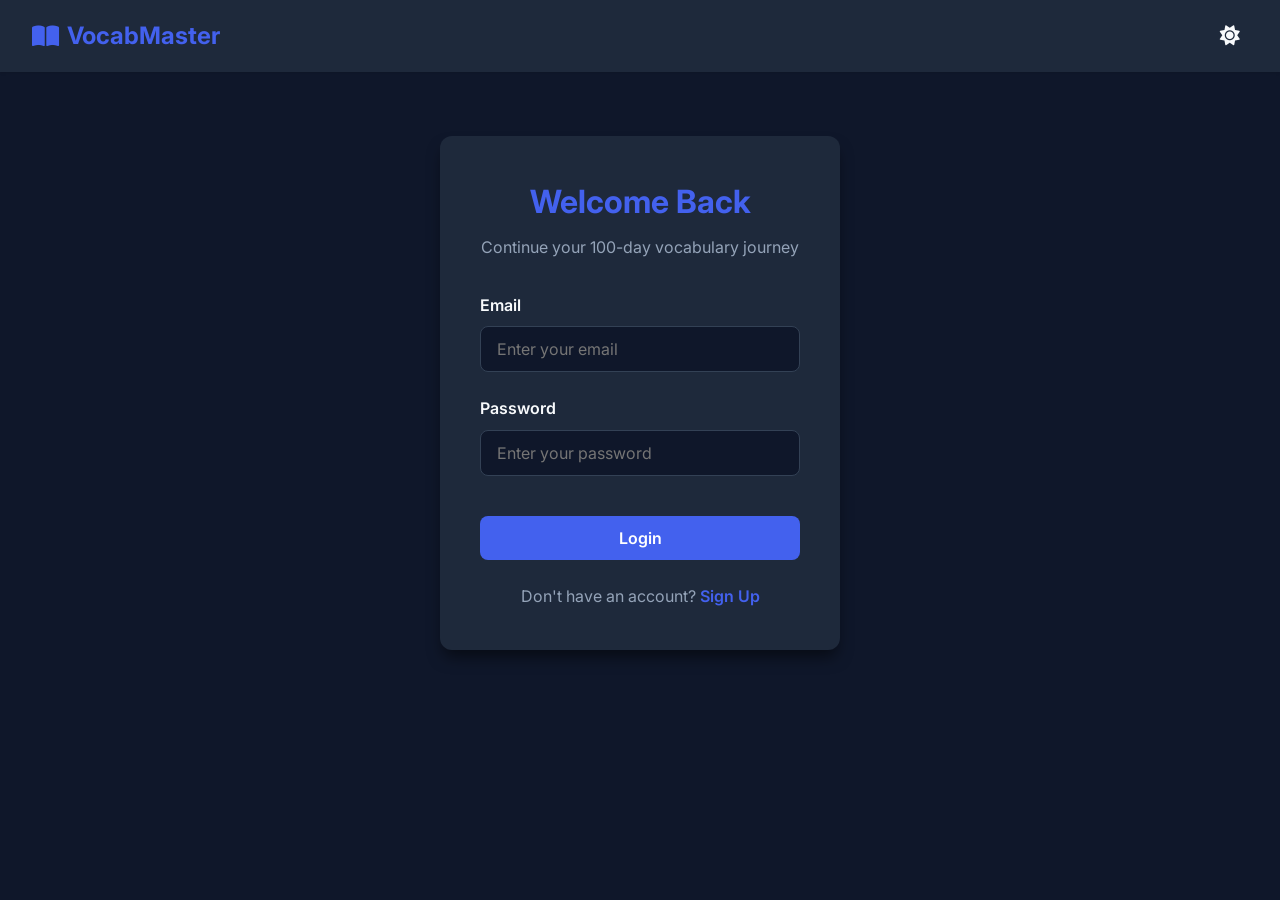
<file: index.html>
<!DOCTYPE html>
<html lang="en">
<head>
    <meta charset="UTF-8">
    <meta name="viewport" content="width=device-width, initial-scale=1.0">
    <title>VocabMaster - 100 Days Plan</title>
    <meta name="description" content="Improve English vocabulary through a structured 100-day plan.">
    <link rel="stylesheet" href="style.css">
    <link href="https://fonts.googleapis.com/css2?family=Inter:wght@300;400;600;700&display=swap" rel="stylesheet">
    <!-- FontAwesome for icons -->
    <link rel="stylesheet" href="https://cdnjs.cloudflare.com/ajax/libs/font-awesome/6.4.0/css/all.min.css">
</head>
<body>
    <header>
        <div class="logo"><i class="fa-solid fa-book-open"></i> VocabMaster</div>
        <div class="header-controls">
            <button id="themeToggle" class="icon-btn" aria-label="Toggle Dark Mode" title="Toggle Dark Mode">
                <i class="fa-solid fa-moon"></i>
            </button>
        </div>
    </header>

    <main id="app">

        <!-- Revision View -->
        <section id="revisionView" class="view hidden-view">
            <div class="view-header">
                <h2>Revision: Day <span id="revisionDayNum"></span> Words</h2>
                <button class="btn-cancel" onclick="app.goToDashboard()">Exit</button>
            </div>
            <div class="revision-content">
                <p class="section-desc">Before learning new words, quickly review what you learned yesterday.</p>
                <div class="revision-grid" id="revisionGrid">
                    <!-- Words for revision shown here -->
                </div>
            </div>
            <div style="text-align: center; margin-top: 2rem;">
                <button class="btn-primary" id="btnStartToday" style="font-size: 1.25rem;">Start Today's Lesson <i class="fa-solid fa-arrow-right"></i></button>
            </div>
        </section>

        <!-- Learning View -->
        <section id="learningView" class="view hidden-view">
            <div class="view-header">
                <h2>Day <span id="learningDayNum"></span>: Vocabulary</h2>
                <span class="step-indicator" id="wordProgressIndicator">1 / 5</span>
                <button class="btn-cancel" onclick="app.goToDashboard()">Quit</button>
            </div>
            <div class="word-card-container">
                <div class="word-card" id="wordCard">
                    <!-- Dynamic Word Details -->
                </div>
            </div>
            <div class="navigation-buttons">
                <button class="btn-secondary" id="btnPrevWord" disabled><i class="fa-solid fa-arrow-left"></i> Previous</button>
                <button class="btn-primary" id="btnNextWord">Next <i class="fa-solid fa-arrow-right"></i></button>
            </div>
        </section>

        <!-- Quiz View -->
        <section id="quizView" class="view hidden-view">
            <div class="view-header">
                <h2>Day <span id="quizDayNum"></span>: Quiz</h2>
                <span class="step-indicator" id="quizProgressIndicator">1 / 7</span>
                <button class="btn-cancel" onclick="app.goToDashboard()">Quit</button>
            </div>
            <div class="quiz-container">
                <div class="quiz-card" id="quizCard">
                    <!-- Dynamic Quiz Detail -->
                </div>
            </div>
            <div class="navigation-buttons" id="quizNavButtons">
                <button class="btn-primary" id="btnSubmitQuizAnswer" style="margin-left:auto;">Submit Answer</button>
                <button class="btn-primary" id="btnNextQuizQuestion" style="display:none; margin-left:auto;">Next Question <i class="fa-solid fa-arrow-right"></i></button>
            </div>
        </section>

        <!-- Result View -->
        <section id="resultView" class="view hidden-view">
            <div class="result-card" id="resultCard">
                <h1 id="resultTitle">Result</h1>
                <div class="score-circle" id="scoreCircle">
                    <span id="scoreText">0%</span>
                </div>
                <p id="resultMessage" style="font-size: 1.25rem; font-weight: 600; margin-bottom: 1rem;"></p>
                <div class="review-answers" id="reviewAnswers">
                    <!-- Mistake explanations etc -->
                </div>
                <button class="btn-primary" id="btnResultAction">Continue</button>
            </div>
        </section>
    </main>

    <script src="auth.js"></script>
    <script src="gamification.js"></script>
    <script src="script.js"></script>
</body>
</html>
</file>
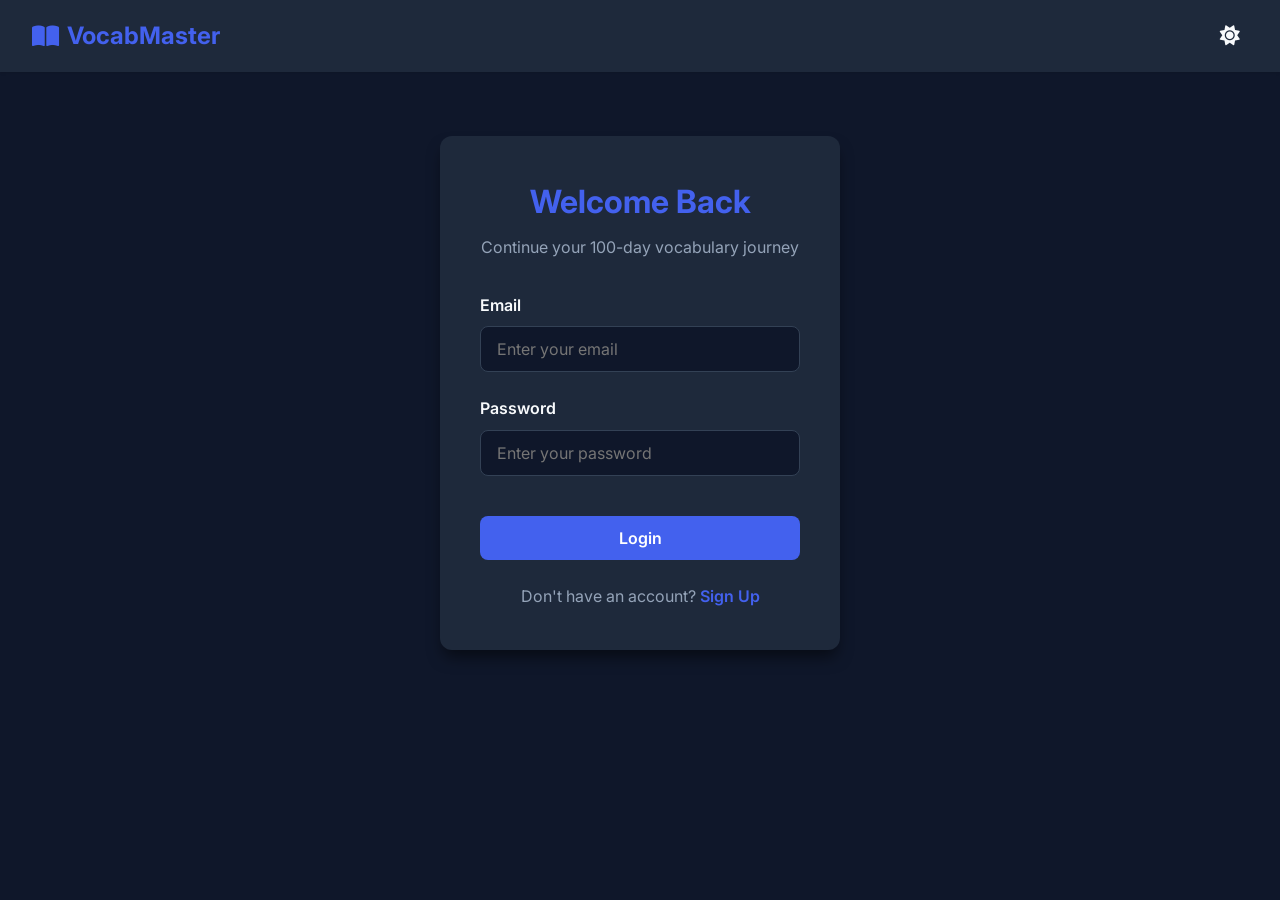
<file: dashboard.html>
<!DOCTYPE html>
<html lang="en">
<head>
    <meta charset="UTF-8">
    <meta name="viewport" content="width=device-width, initial-scale=1.0">
    <title>VocabMaster - Dashboard</title>
    <meta name="description" content="Your 100-day vocabulary progress.">
    <link rel="stylesheet" href="style.css">
    <link href="https://fonts.googleapis.com/css2?family=Inter:wght@300;400;600;700&display=swap" rel="stylesheet">
    <link rel="stylesheet" href="https://cdnjs.cloudflare.com/ajax/libs/font-awesome/6.4.0/css/all.min.css">
</head>
<body>
    <header>
        <div class="logo"><i class="fa-solid fa-book-open"></i> VocabMaster</div>
        <div class="user-profile-controls">
            <button id="themeToggle" class="icon-btn" aria-label="Toggle Dark Mode" title="Toggle Dark Mode">
                <i class="fa-solid fa-moon"></i>
            </button>
            <button id="btnLogout" class="btn-primary btn-logout"><i class="fa-solid fa-right-from-bracket"></i> Logout</button>
        </div>
    </header>

    <main id="app">
        <!-- Advanced Dashboard View -->
        <section id="dashboardView" class="view active-view">
            
            <!-- Gamified User Profile -->
            <div class="user-profile-banner" style="display: flex; gap: 2rem; background: var(--surface-color); padding: 2rem; border-radius: 12px; box-shadow: var(--card-shadow); margin-bottom: 2rem; align-items: center; flex-wrap: wrap;">
                <div class="level-badge" style="text-align: center;">
                    <div style="width: 100px; height: 100px; border-radius: 50%; background: linear-gradient(135deg, var(--primary-color), #4dabf7); color: white; display: flex; align-items: center; justify-content: center; font-size: 2.5rem; font-weight: bold; border: 4px solid var(--surface-color); box-shadow: 0 4px 10px rgba(0,0,0,0.1); margin: 0 auto; transition: transform 0.3s;" id="levelBadgeAnim">
                        <span id="playerLevelBadge">1</span>
                    </div>
                    <div style="font-weight: 600; margin-top: 0.5rem; color: var(--primary-color);">LEVEL</div>
                </div>
                <div class="user-stats" style="flex: 1; min-width: 250px;">
                    <h1 id="userGreeting" style="margin-bottom: 0.5rem; font-size: 2rem;">Welcome, User</h1>
                    
                    <div class="xp-container" style="margin-bottom: 1.5rem;">
                        <div style="display: flex; justify-content: space-between; margin-bottom: 0.25rem;">
                            <span style="font-weight: 600; color: var(--text-light);">Experience (XP)</span>
                            <span id="xpText" style="font-weight: 600; color: var(--primary-color);">0 / 100 XP</span>
                        </div>
                        <div class="progress-bar-bg" style="height: 16px;">
                            <div class="progress-bar" id="xpProgressBar" style="width: 0%; background: linear-gradient(90deg, #fca311, #ffb703);"></div>
                        </div>
                    </div>

                    <div style="display: flex; gap: 1rem; flex-wrap: wrap;">
                        <div style="display: flex; align-items: center; gap: 0.5rem; background: rgba(252, 163, 17, 0.1); padding: 0.5rem 1rem; border-radius: 20px; color: var(--warning-color); font-weight: 600;">
                            <i class="fa-solid fa-fire"></i> <span id="streakCount">0 Day Streak</span>
                        </div>
                        <div style="display: flex; align-items: center; gap: 0.5rem; background: rgba(56, 176, 0, 0.1); padding: 0.5rem 1rem; border-radius: 20px; color: var(--success-color); font-weight: 600;">
                            <i class="fa-solid fa-trophy"></i> <span id="badgeCount">0 Badges Earned</span>
                        </div>
                        <div style="display: flex; align-items: center; gap: 0.5rem; background: rgba(67, 97, 238, 0.1); padding: 0.5rem 1rem; border-radius: 20px; color: var(--primary-color); font-weight: 600;">
                            <i class="fa-solid fa-calendar-check"></i> <span id="statDaysCompleted">0 Days Done</span>
                        </div>
                    </div>
                </div>
            </div>

            <!-- Badges Room -->
            <div class="badges-section" style="margin-bottom: 2rem;">
                <h3><i class="fa-solid fa-award"></i> Achievement Badges</h3>
                <div class="badges-container" id="badgesContainer" style="display: flex; gap: 1rem; flex-wrap: wrap; margin-top: 1rem; padding: 1.5rem; background: var(--surface-color); border-radius: 12px; box-shadow: var(--card-shadow); min-height: 100px; align-items: center;">
                    <p style="color: var(--text-light); font-style: italic;" id="noBadgesText">No badges earned yet. Keep learning to unlock!</p>
                </div>
            </div>

            <div class="hero" style="padding: 1.5rem; margin-bottom: 2rem;">
                <div style="display: flex; justify-content: space-between; align-items: center; margin-bottom: 0.5rem;">
                    <h2 style="font-size: 1.25rem;">Overall Progress</h2>
                    <span id="progressText" style="font-weight: 600; color: var(--primary-color);">0%</span>
                </div>
                <div class="progress-bar-bg" style="margin-bottom: 0;">
                    <div class="progress-bar" id="overallProgressBar" style="width: 0%;"></div>
                </div>
            </div>

            <!-- Recent Activity -->
            <div class="activity-section" style="margin-bottom: 2rem;">
                <h3><i class="fa-solid fa-clock-rotate-left"></i> Recent Activity</h3>
                <ul class="activity-list" id="recentActivityList">
                    <li class="activity-item" style="color: var(--text-light);">No activity yet. Complete your first day!</li>
                </ul>
            </div>
            
            <!-- Milestone Tests -->
            <div class="milestones-section" style="margin-bottom: 2rem;">
                <h3><i class="fa-solid fa-medal"></i> Milestone Tests</h3>
                <div class="milestones-grid" id="milestonesGrid" style="display: grid; grid-template-columns: repeat(auto-fill, minmax(280px, 1fr)); gap: 1rem;">
                    <!-- Dynamically populated milestone cards -->
                </div>
            </div>
            
            <h3 style="margin-bottom: 1rem; color: var(--text-color);">Learning Roadmap</h3>
            <div class="roadmap-grid" id="roadmapGrid">
                <!-- Dynamically populated day cards -->
            </div>
        </section>
    </main>

    <script src="auth.js"></script>
    <script src="gamification.js"></script>
    <script src="dashboard.js"></script>
</body>
</html>
</file>
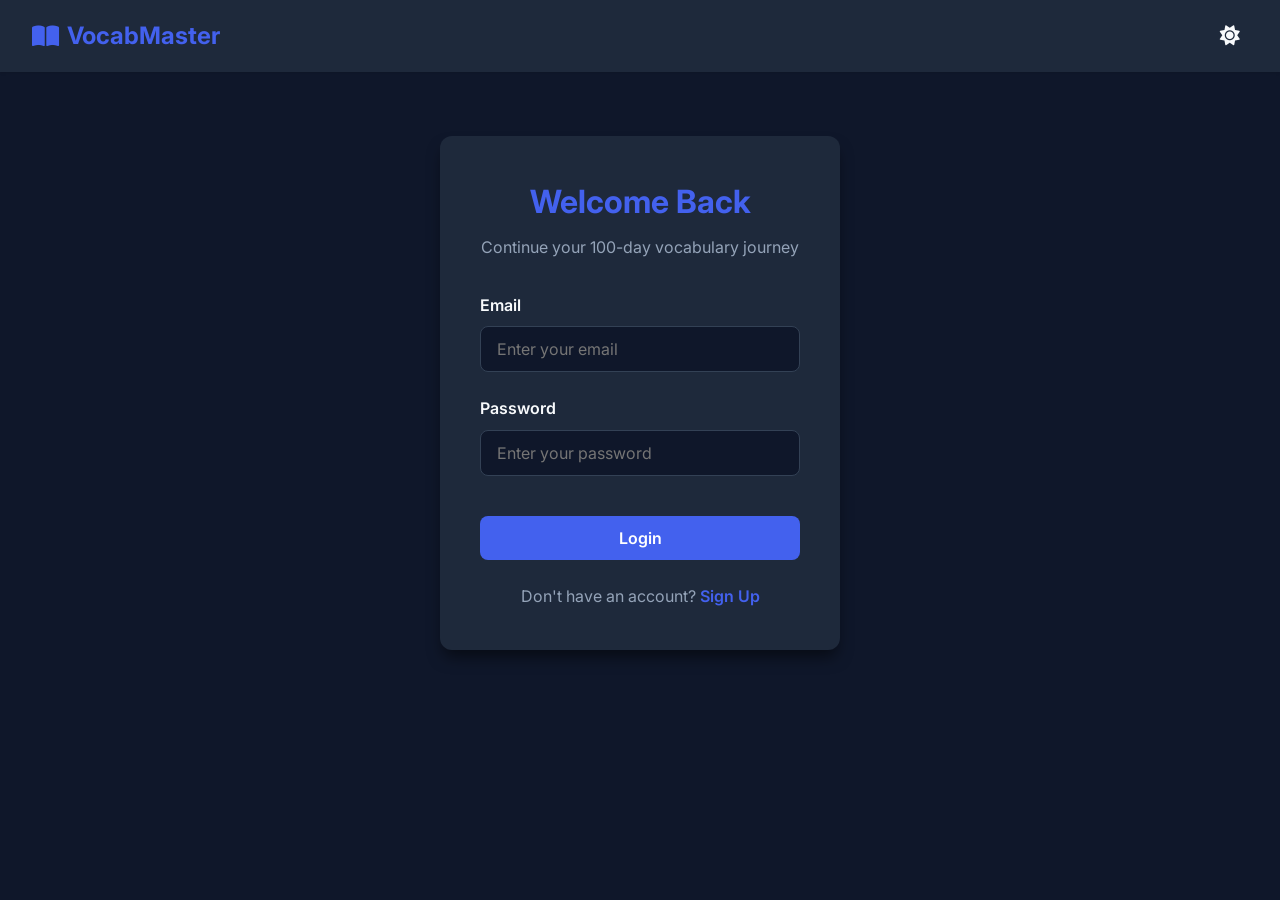
<file: login.html>
<!DOCTYPE html>
<html lang="en">
<head>
    <meta charset="UTF-8">
    <meta name="viewport" content="width=device-width, initial-scale=1.0">
    <title>VocabMaster - Login</title>
    <meta name="description" content="Login to your VocabMaster account.">
    <link rel="stylesheet" href="style.css">
    <link href="https://fonts.googleapis.com/css2?family=Inter:wght@300;400;600;700&display=swap" rel="stylesheet">
    <link rel="stylesheet" href="https://cdnjs.cloudflare.com/ajax/libs/font-awesome/6.4.0/css/all.min.css">
</head>
<body>
    <header>
        <div class="logo"><i class="fa-solid fa-book-open"></i> VocabMaster</div>
        <div class="header-controls">
            <button id="themeToggle" class="icon-btn" aria-label="Toggle Dark Mode" title="Toggle Dark Mode">
                <i class="fa-solid fa-moon"></i>
            </button>
        </div>
    </header>

    <main>
        <div class="auth-container">
            <h2>Welcome Back</h2>
            <p class="subtitle">Continue your 100-day vocabulary journey</p>

            <div id="loginError" class="error-message"></div>

            <form id="loginForm">
                <div class="form-group">
                    <label for="email">Email</label>
                    <input type="email" id="email" required placeholder="Enter your email">
                </div>
                <div class="form-group">
                    <label for="password">Password</label>
                    <input type="password" id="password" required placeholder="Enter your password">
                </div>
                <button type="submit" class="btn-primary auth-btn">Login</button>
            </form>

            <div class="auth-links">
                <p>Don't have an account? <a href="signup.html">Sign Up</a></p>
            </div>
        </div>
    </main>

    <script src="auth.js"></script>
    <script>
        // Init theme
        const savedTheme = localStorage.getItem('vocabTheme') || 'dark';
        if (savedTheme === 'dark') {
            document.documentElement.setAttribute('data-theme', 'dark');
            document.getElementById('themeToggle').innerHTML = '<i class="fa-solid fa-sun"></i>';
        }
        document.getElementById('themeToggle').addEventListener('click', () => {
            const currentTheme = document.documentElement.getAttribute('data-theme') === 'dark' ? 'light' : 'dark';
            if (currentTheme === 'dark') {
                document.documentElement.setAttribute('data-theme', 'dark');
                document.getElementById('themeToggle').innerHTML = '<i class="fa-solid fa-sun"></i>';
            } else {
                document.documentElement.removeAttribute('data-theme');
                document.getElementById('themeToggle').innerHTML = '<i class="fa-solid fa-moon"></i>';
            }
            localStorage.setItem('vocabTheme', currentTheme);
        });

        // Require Guest
        auth.requireGuest();

        document.getElementById('loginForm').addEventListener('submit', (e) => {
            e.preventDefault();
            const email = document.getElementById('email').value.trim();
            const password = document.getElementById('password').value;

            const res = auth.login(email, password);
            if (res.success) {
                window.location.href = 'dashboard.html';
            } else {
                const errorBox = document.getElementById('loginError');
                errorBox.innerText = res.message;
                errorBox.style.display = 'block';
            }
        });
    </script>
</body>
</html>
</file>
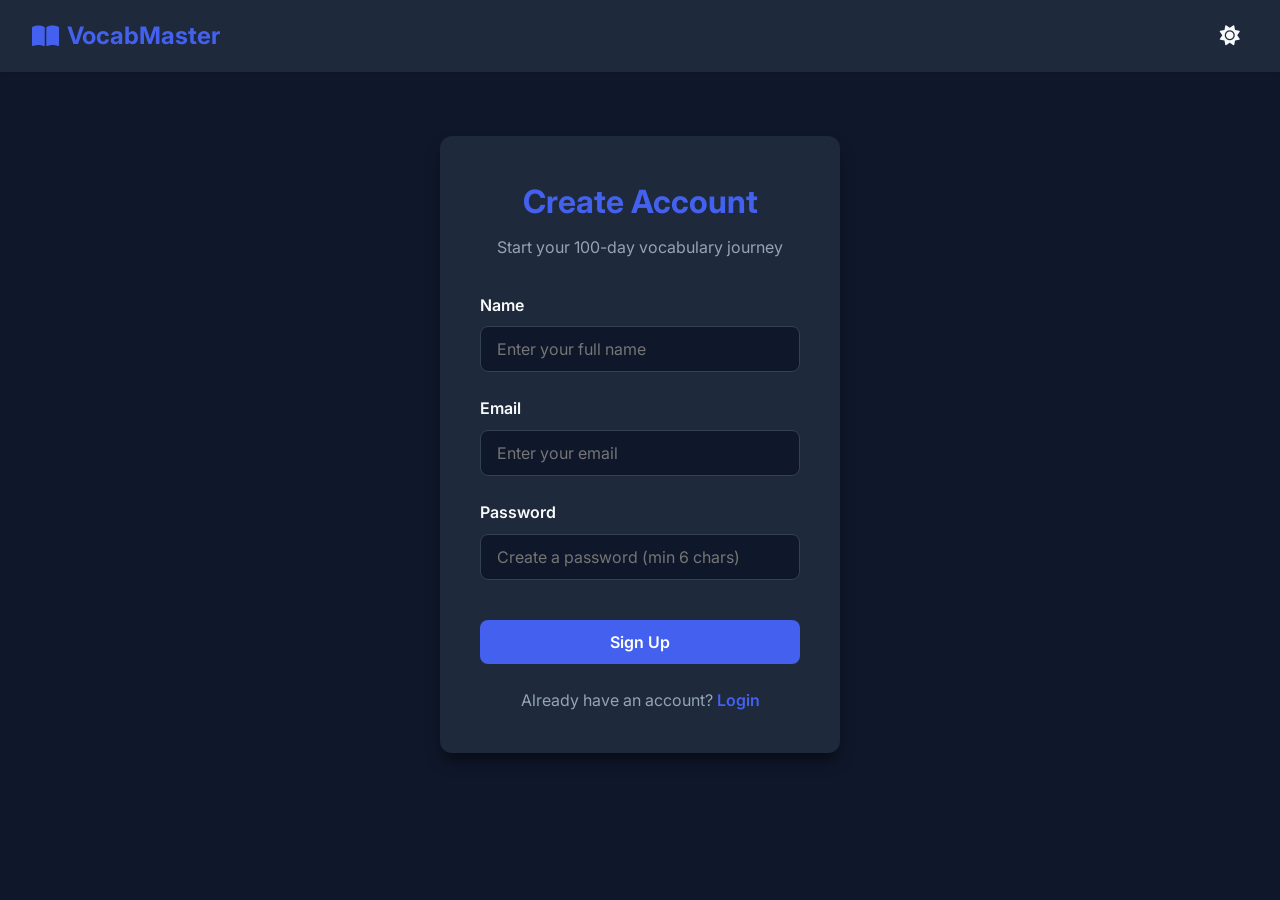
<file: signup.html>
<!DOCTYPE html>
<html lang="en">
<head>
    <meta charset="UTF-8">
    <meta name="viewport" content="width=device-width, initial-scale=1.0">
    <title>VocabMaster - Sign Up</title>
    <meta name="description" content="Create a new VocabMaster account.">
    <link rel="stylesheet" href="style.css">
    <link href="https://fonts.googleapis.com/css2?family=Inter:wght@300;400;600;700&display=swap" rel="stylesheet">
    <link rel="stylesheet" href="https://cdnjs.cloudflare.com/ajax/libs/font-awesome/6.4.0/css/all.min.css">
</head>
<body>
    <header>
        <div class="logo"><i class="fa-solid fa-book-open"></i> VocabMaster</div>
        <div class="header-controls">
            <button id="themeToggle" class="icon-btn" aria-label="Toggle Dark Mode" title="Toggle Dark Mode">
                <i class="fa-solid fa-moon"></i>
            </button>
        </div>
    </header>

    <main>
        <div class="auth-container">
            <h2>Create Account</h2>
            <p class="subtitle">Start your 100-day vocabulary journey</p>

            <div id="signupError" class="error-message"></div>

            <form id="signupForm">
                <div class="form-group">
                    <label for="name">Name</label>
                    <input type="text" id="name" required placeholder="Enter your full name">
                </div>
                <div class="form-group">
                    <label for="email">Email</label>
                    <input type="email" id="email" required placeholder="Enter your email">
                </div>
                <div class="form-group">
                    <label for="password">Password</label>
                    <input type="password" id="password" required placeholder="Create a password (min 6 chars)">
                </div>
                <button type="submit" class="btn-primary auth-btn">Sign Up</button>
            </form>

            <div class="auth-links">
                <p>Already have an account? <a href="login.html">Login</a></p>
            </div>
        </div>
    </main>

    <script src="auth.js"></script>
    <script>
        // Init theme
        const savedTheme = localStorage.getItem('vocabTheme') || 'dark';
        if (savedTheme === 'dark') {
            document.documentElement.setAttribute('data-theme', 'dark');
            document.getElementById('themeToggle').innerHTML = '<i class="fa-solid fa-sun"></i>';
        }
        document.getElementById('themeToggle').addEventListener('click', () => {
            const currentTheme = document.documentElement.getAttribute('data-theme') === 'dark' ? 'light' : 'dark';
            if (currentTheme === 'dark') {
                document.documentElement.setAttribute('data-theme', 'dark');
                document.getElementById('themeToggle').innerHTML = '<i class="fa-solid fa-sun"></i>';
            } else {
                document.documentElement.removeAttribute('data-theme');
                document.getElementById('themeToggle').innerHTML = '<i class="fa-solid fa-moon"></i>';
            }
            localStorage.setItem('vocabTheme', currentTheme);
        });

        // Require Guest
        auth.requireGuest();

        document.getElementById('signupForm').addEventListener('submit', (e) => {
            e.preventDefault();
            const name = document.getElementById('name').value.trim();
            const email = document.getElementById('email').value.trim();
            const password = document.getElementById('password').value;

            const res = auth.signup(name, email, password);
            if (res.success) {
                alert('Account created successfully! Please log in.');
                window.location.href = 'login.html';
            } else {
                const errorBox = document.getElementById('signupError');
                errorBox.innerText = res.message;
                errorBox.style.display = 'block';
            }
        });
    </script>
</body>
</html>
</file>
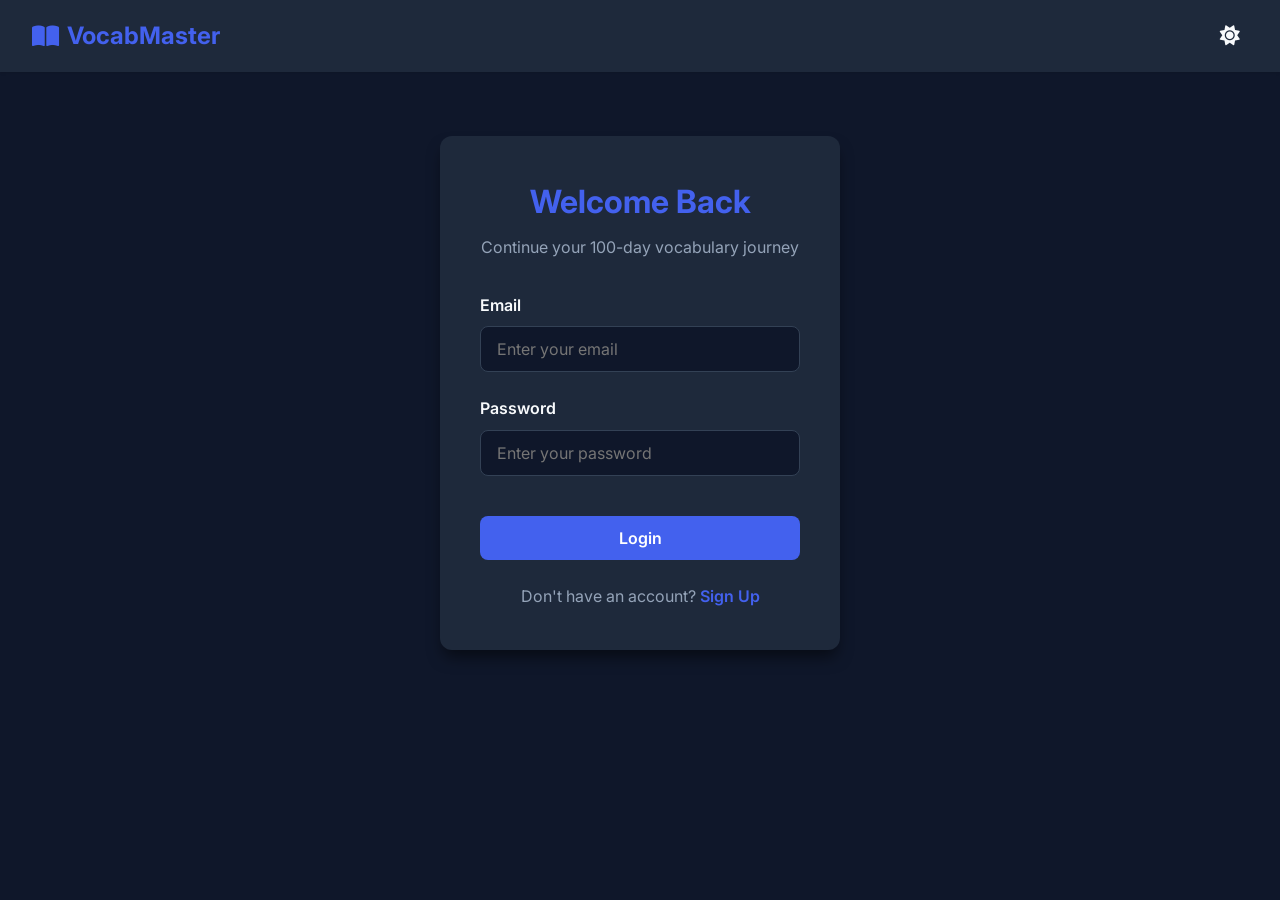
<file: test.html>
<!DOCTYPE html>
<html lang="en">

<head>
    <meta charset="UTF-8">
    <meta name="viewport" content="width=device-width, initial-scale=1.0">
    <title>VocabMaster - Milestone Test</title>
    <link rel="stylesheet" href="style.css">
    <link href="https://fonts.googleapis.com/css2?family=Inter:wght@300;400;600;700&display=swap" rel="stylesheet">
    <link rel="stylesheet" href="https://cdnjs.cloudflare.com/ajax/libs/font-awesome/6.4.0/css/all.min.css">
    <!-- Load Vocab Data first -->
    <script src="script.js"></script>
</head>

<body>
    <header>
        <div class="logo"><i class="fa-solid fa-graduation-cap"></i> Milestone Test</div>
        <div class="user-profile-controls">
            <button id="themeToggle" class="icon-btn" aria-label="Toggle Dark Mode" title="Toggle Dark Mode">
                <i class="fa-solid fa-moon"></i>
            </button>
            <button id="btnDashboard" class="btn-primary" style="background: var(--text-light);"><i
                    class="fa-solid fa-house"></i> Dashboard</button>
        </div>
    </header>

    <main id="testApp">
        <!-- Loading View -->
        <section id="loadingView" class="view active-view" style="text-align: center; padding: 4rem;">
            <h2>Preparing your test...</h2>
        </section>

        <!-- Quiz View -->
        <section id="quizView" class="view hidden-view">
            <div class="quiz-header" style="text-align: center; margin-bottom: 2rem;">
                <h2 id="testTitle">Weekly Test</h2>
                <p id="testSubtitle" style="color: var(--text-light);">Days 1 - 7</p>
                <div class="progress-bar-bg" style="max-width: 600px; margin: 1rem auto; height: 10px;">
                    <div class="progress-bar" id="testProgressBar" style="width: 0%;"></div>
                </div>
                <p style="font-weight: 600;"><span id="testProgressIndicator">1 / 15</span></p>
            </div>

            <div class="quiz-card" id="testCard">
                <!-- Question injected via JS -->
            </div>

            <div class="action-buttons" style="margin-top: 1.5rem;">
                <button id="btnSubmitTestAnswer" class="btn-primary">Submit Answer</button>
                <button id="btnNextTestQuestion" class="btn-primary" style="display: none;">Next Question <i
                        class="fa-solid fa-arrow-right"></i></button>
            </div>
        </section>

        <!-- Result View -->
        <section id="resultView" class="view hidden-view">
            <div class="result-container" style="text-align: center; padding: 2rem;">
                <h1 id="resultTitle">Test Complete!</h1>
                <div id="scoreCircle" class="score-circle"
                    style="width: 150px; height: 150px; margin: 2rem auto; font-size: 2.5rem;">
                    <span id="scoreText">0%</span>
                </div>
                <h2 id="performanceLevel" style="margin-bottom: 1rem; color: var(--primary-color);"></h2>
                <div id="resultMessage" style="font-size: 1.2rem; margin-bottom: 2rem; color: var(--text-light);"></div>

                <button id="btnResultAction" class="btn-primary" style="font-size: 1.1rem; padding: 0.8rem 2rem;">Return
                    to Dashboard</button>

                <div id="reviewAnswers"
                    style="margin-top: 3rem; text-align: left; background: var(--bg-light); padding: 1.5rem; border-radius: 12px;">
                </div>
            </div>
        </section>
    </main>

    <script src="auth.js"></script>
    <script src="test.js"></script>
</body>

</html>
</file>
<file: style.css>
:root {
    --bg-color: #f4f7fb;
    --surface-color: #ffffff;
    --text-color: #2d3748;
    --text-light: #718096;
    --primary-color: #4361ee;
    --primary-hover: #3a56d4;
    --success-color: #38b000;
    --warning-color: #fca311;
    --danger-color: #e63946;
    --card-shadow: 0 10px 15px -3px rgba(0, 0, 0, 0.1), 0 4px 6px -2px rgba(0, 0, 0, 0.05);
    --border-radius: 12px;
    --border-color: #e2e8f0;
}

[data-theme="dark"] {
    --bg-color: #0f172a;
    --surface-color: #1e293b;
    --text-color: #f8fafc;
    --text-light: #94a3b8;
    --border-color: #334155;
    --card-shadow: 0 10px 15px -3px rgba(0, 0, 0, 0.5);
}

* {
    margin: 0;
    padding: 0;
    box-sizing: border-box;
}

body {
    font-family: 'Inter', sans-serif;
    background-color: var(--bg-color);
    color: var(--text-color);
    transition: background-color 0.3s, color 0.3s;
    line-height: 1.6;
}

header {
    display: flex;
    justify-content: space-between;
    align-items: center;
    padding: 1rem 2rem;
    background-color: var(--surface-color);
    box-shadow: 0 1px 3px rgba(0,0,0,0.1);
    position: sticky;
    top: 0;
    z-index: 100;
}

.logo {
    font-size: 1.5rem;
    font-weight: 700;
    color: var(--primary-color);
    display: flex;
    align-items: center;
    gap: 0.5rem;
}

.icon-btn {
    background: none;
    border: none;
    font-size: 1.25rem;
    color: var(--text-color);
    cursor: pointer;
    padding: 0.5rem;
    border-radius: 50%;
    transition: background-color 0.2s;
}

.icon-btn:hover {
    background-color: var(--border-color);
}

/* Base Buttons */
button {
    font-family: inherit;
    cursor: pointer;
    border-radius: 8px;
    font-weight: 600;
    padding: 0.75rem 1.5rem;
    font-size: 1rem;
    transition: all 0.2s ease;
    border: none;
}

.btn-primary {
    background-color: var(--primary-color);
    color: white;
}

.btn-primary:hover {
    background-color: var(--primary-hover);
    transform: translateY(-2px);
}

.btn-primary:disabled {
    background-color: var(--text-light);
    cursor: not-allowed;
    transform: none;
}

.btn-secondary {
    background-color: var(--border-color);
    color: var(--text-color);
}

.btn-secondary:hover:not(:disabled) {
    background-color: #cbd5e1;
}
.btn-secondary:disabled {
    opacity: 0.5;
    cursor: not-allowed;
}

[data-theme="dark"] .btn-secondary:hover:not(:disabled) {
    background-color: #475569;
}

.btn-cancel {
    background: none;
    color: var(--text-light);
}

.btn-cancel:hover {
    color: var(--danger-color);
}

main {
    max-width: 1000px;
    margin: 2rem auto;
    padding: 0 1rem;
}

/* Views */
.view {
    display: none;
    animation: fadeIn 0.4s ease forwards;
}

.view.active-view {
    display: block;
}

@keyframes fadeIn {
    from { opacity: 0; transform: translateY(10px); }
    to { opacity: 1; transform: translateY(0); }
}

/* Dashboard */
.hero {
    text-align: center;
    margin-bottom: 3rem;
    padding: 2.5rem;
    background-color: var(--surface-color);
    border-radius: var(--border-radius);
    box-shadow: var(--card-shadow);
}

.hero h1 {
    font-size: 2.5rem;
    margin-bottom: 0.5rem;
    color: var(--primary-color);
}

.progress-container {
    margin-top: 2rem;
    max-width: 500px;
    margin-left: auto;
    margin-right: auto;
}

.progress-bar-bg {
    height: 12px;
    background-color: var(--border-color);
    border-radius: 6px;
    overflow: hidden;
    margin-bottom: 0.5rem;
}

.progress-bar {
    height: 100%;
    background: linear-gradient(90deg, var(--primary-color), #4dabf7);
    border-radius: 6px;
    transition: width 1s ease-in-out;
}

.roadmap-grid {
    display: grid;
    grid-template-columns: repeat(auto-fill, minmax(110px, 1fr));
    gap: 1.5rem;
    padding: 1rem 0;
}

.day-card {
    background-color: var(--surface-color);
    border-radius: 50%;
    aspect-ratio: 1;
    display: flex;
    flex-direction: column;
    align-items: center;
    justify-content: center;
    box-shadow: var(--card-shadow);
    cursor: pointer;
    transition: transform 0.2s, box-shadow 0.2s, border-color 0.2s;
    border: 4px solid transparent;
    user-select: none;
    color: var(--text-color);
}

.day-card:hover {
    transform: scale(1.05);
    box-shadow: 0 15px 20px -5px rgba(0, 0, 0, 0.1);
}

.day-card.locked {
    opacity: 0.5;
    background-color: var(--border-color);
    cursor: not-allowed;
    border-color: transparent;
}
.day-card.locked:hover {
    transform: none;
    box-shadow: var(--card-shadow);
}

.day-card.unlocked.current {
    border-color: var(--primary-color);
    background-color: rgba(67, 97, 238, 0.05);
}

.day-card.completed {
    border-color: var(--success-color);
    background-color: rgba(56, 176, 0, 0.05);
}

.day-num {
    font-size: 1.5rem;
    font-weight: 700;
}

.day-status {
    font-size: 1rem;
    margin-top: 0.25rem;
}

.day-card.completed .day-status { color: var(--success-color); }
.day-card.locked .day-status { color: var(--text-light); }
.day-card.current .day-status { color: var(--primary-color); }

/* Common View Header */
.view-header {
    display: flex;
    justify-content: space-between;
    align-items: center;
    margin-bottom: 2rem;
}

.step-indicator {
    font-weight: 600;
    color: var(--primary-color);
    background: var(--surface-color);
    padding: 0.5rem 1rem;
    border-radius: 20px;
    box-shadow: var(--card-shadow);
}

/* Word Card */
.word-card, .quiz-card, .result-card {
    background-color: var(--surface-color);
    border-radius: var(--border-radius);
    padding: 2.5rem;
    box-shadow: var(--card-shadow);
    margin-bottom: 2rem;
}

.word-header {
    display: flex;
    justify-content: space-between;
    align-items: center;
    margin-bottom: 1.5rem;
    border-bottom: 2px solid var(--border-color);
    padding-bottom: 1rem;
}

.word-title {
    font-size: 2.5rem;
    color: var(--primary-color);
    font-weight: 700;
}

.btn-audio {
    background-color: rgba(67, 97, 238, 0.1);
    color: var(--primary-color);
    border-radius: 50%;
    width: 50px;
    height: 50px;
    display: flex;
    align-items: center;
    justify-content: center;
    font-size: 1.25rem;
    transition: all 0.2s;
}

.btn-audio:hover {
    background-color: var(--primary-color);
    color: white;
    transform: scale(1.1);
}

.pronunciation {
    font-size: 1.15rem;
    color: var(--text-light);
    font-style: italic;
    margin-bottom: 1.5rem;
}

.meaning-section {
    margin-bottom: 1.5rem;
}

.meaning-en {
    font-size: 1.25rem;
    font-weight: 600;
    margin-bottom: 0.5rem;
}

.meaning-hi {
    font-size: 1.15rem;
    color: var(--text-light);
}

.example-box, .memory-box {
    background-color: rgba(67, 97, 238, 0.05);
    border-left: 4px solid var(--primary-color);
    padding: 1rem;
    margin-bottom: 1.5rem;
    border-radius: 0 8px 8px 0;
}

.example-box h4, .memory-box h4 {
    margin-bottom: 0.5rem;
    color: var(--primary-color);
    display: flex;
    align-items: center;
    gap: 0.5rem;
}

.memory-box {
    background-color: rgba(252, 163, 17, 0.1);
    border-left-color: var(--warning-color);
}

.memory-box h4 {
    color: var(--warning-color);
}

.syn-ant-box {
    display: flex;
    gap: 2rem;
    flex-wrap: wrap;
}

.synonyms, .antonyms {
    flex: 1;
    min-width: 200px;
    background-color: var(--bg-color);
    padding: 1.5rem;
    border-radius: 8px;
}

.synonyms h4, .antonyms h4 {
    margin-bottom: 0.75rem;
    display: flex;
    align-items: center;
    gap: 0.5rem;
}

.synonyms h4 { color: var(--success-color); }
.antonyms h4 { color: var(--danger-color); }

.navigation-buttons {
    display: flex;
    justify-content: space-between;
}

/* Section specific styling */
.section-desc {
    font-size: 1.1rem;
    color: var(--text-light);
    margin-bottom: 1.5rem;
}

/* Revision Specific */
.revision-grid {
    display: grid;
    grid-template-columns: repeat(auto-fill, minmax(280px, 1fr));
    gap: 1.5rem;
    margin-bottom: 2rem;
}

.revision-card {
    background-color: var(--surface-color);
    padding: 1.5rem;
    border-radius: var(--border-radius);
    box-shadow: var(--card-shadow);
    border-top: 4px solid var(--primary-color);
}
.revision-card h3 {
    color: var(--primary-color);
    margin-bottom: 0.5rem;
    font-size: 1.3rem;
}

.revision-card p {
    margin-bottom: 0.5rem;
}
.rev-en { font-weight: 600; }
.rev-hi { color: var(--text-light); font-size: 0.95rem; }

/* Quiz Specifics */
.question-text {
    font-size: 1.4rem;
    font-weight: 600;
    margin-bottom: 2rem;
}

.options-container {
    display: flex;
    flex-direction: column;
    gap: 1rem;
}

.option-btn {
    text-align: left;
    padding: 1rem 1.5rem;
    background-color: var(--bg-color);
    border: 2px solid transparent;
    color: var(--text-color);
    font-size: 1.1rem;
    font-weight: 400;
    border-radius: 8px;
}

.option-btn:hover {
    background-color: var(--border-color);
}

.option-btn.selected {
    border-color: var(--primary-color);
    background-color: rgba(67, 97, 238, 0.1);
}

.option-btn.correct-ans {
    border-color: var(--success-color);
    background-color: rgba(56, 176, 0, 0.1);
}

.option-btn.wrong-ans {
    border-color: var(--danger-color);
    background-color: rgba(230, 57, 70, 0.1);
}

.text-input-container {
    display: flex;
    flex-direction: column;
}

.text-input-container textarea {
    width: 100%;
    padding: 1.25rem;
    border-radius: 8px;
    border: 2px solid var(--border-color);
    background-color: var(--bg-color);
    color: var(--text-color);
    font-family: inherit;
    font-size: 1.1rem;
    resize: vertical;
    min-height: 120px;
    margin-bottom: 1rem;
}

.text-input-container textarea:focus {
    outline: none;
    border-color: var(--primary-color);
}

.feedback-container {
    margin-top: 1.5rem;
    padding: 1rem;
    border-radius: 8px;
    display: none;
}

.feedback-container.show {
    display: block;
    animation: fadeIn 0.3s;
}

.feedback-container.correct {
    background-color: rgba(56, 176, 0, 0.1);
    border-left: 4px solid var(--success-color);
    color: var(--success-color);
}

.feedback-container.incorrect {
    background-color: rgba(230, 57, 70, 0.1);
    border-left: 4px solid var(--danger-color);
    color: var(--danger-color);
}

.feedback-container p {
    color: var(--text-color);
    margin-top: 0.5rem;
}

/* Result specific */
.result-card {
    text-align: center;
}

.score-circle {
    width: 180px;
    height: 180px;
    border-radius: 50%;
    border: 12px solid var(--primary-color);
    display: flex;
    align-items: center;
    justify-content: center;
    margin: 2rem auto;
    font-size: 3.5rem;
    font-weight: 700;
    color: var(--primary-color);
}

.score-circle.success { border-color: var(--success-color); color: var(--success-color); }
.score-circle.fail { border-color: var(--danger-color); color: var(--danger-color); }

.review-answers {
    text-align: left;
    margin-top: 2rem;
    margin-bottom: 2rem;
    max-height: 400px;
    overflow-y: auto;
    padding-right: 1rem;
}

.review-item {
    padding: 1.5rem;
    border-radius: 8px;
    margin-bottom: 1rem;
    background-color: var(--bg-color);
}

.review-item.correct { border-left: 4px solid var(--success-color); }
.review-item.incorrect { border-left: 4px solid var(--danger-color); }

.review-item h4 {
    margin-bottom: 0.5rem;
    font-size: 1.1rem;
}

.review-item .user-ans {
    margin-bottom: 0.5rem;
    font-weight: 600;
}

.review-item.incorrect .user-ans { color: var(--danger-color); }
.review-item.correct .user-ans { color: var(--success-color); }

.review-item .correct-ans {
    color: var(--success-color);
    font-style: italic;
}

/* Authentication Styles */
.auth-container {
    max-width: 400px;
    margin: 4rem auto;
    background: var(--surface-color);
    padding: 2.5rem;
    border-radius: var(--border-radius);
    box-shadow: var(--card-shadow);
    text-align: center;
}

.auth-container h2 {
    color: var(--primary-color);
    margin-bottom: 0.5rem;
    font-size: 2rem;
}

.auth-container p.subtitle {
    color: var(--text-light);
    margin-bottom: 2rem;
}

.form-group {
    margin-bottom: 1.5rem;
    text-align: left;
}

.form-group label {
    display: block;
    margin-bottom: 0.5rem;
    font-weight: 600;
    color: var(--text-color);
}

.form-group input {
    width: 100%;
    padding: 0.75rem 1rem;
    border: 1px solid var(--border-color);
    border-radius: 8px;
    font-family: inherit;
    font-size: 1rem;
    background-color: var(--bg-color);
    color: var(--text-color);
    transition: border-color 0.2s;
}

.form-group input:focus {
    outline: none;
    border-color: var(--primary-color);
}

.auth-btn {
    width: 100%;
    margin-top: 1rem;
}

.auth-links {
    margin-top: 1.5rem;
    color: var(--text-light);
}

.auth-links a {
    color: var(--primary-color);
    text-decoration: none;
    font-weight: 600;
}

.auth-links a:hover {
    text-decoration: underline;
}

.error-message {
    color: var(--danger-color);
    background-color: rgba(230, 57, 70, 0.1);
    padding: 0.75rem;
    border-radius: 8px;
    margin-bottom: 1rem;
    display: none;
    font-size: 0.9rem;
    border-left: 3px solid var(--danger-color);
    text-align: left;
}

/* Dashboard Advanced Styles */
.dashboard-header {
    display: flex;
    justify-content: space-between;
    align-items: flex-end;
    margin-bottom: 2rem;
    flex-wrap: wrap;
    gap: 1rem;
}

.dashboard-greeting h1 {
    font-size: 2rem;
    color: var(--primary-color);
    margin-bottom: 0.25rem;
}

.dashboard-greeting p {
    color: var(--text-light);
}

.stats-grid {
    display: grid;
    grid-template-columns: repeat(auto-fit, minmax(280px, 1fr));
    gap: 1.5rem;
    margin-bottom: 3rem;
}

.stat-card {
    background-color: var(--surface-color);
    padding: 1.5rem;
    border-radius: var(--border-radius);
    box-shadow: var(--card-shadow);
    display: flex;
    align-items: center;
    gap: 1.5rem;
}

.stat-icon {
    width: 60px;
    height: 60px;
    border-radius: 50%;
    background-color: rgba(67, 97, 238, 0.1);
    color: var(--primary-color);
    display: flex;
    align-items: center;
    justify-content: center;
    font-size: 1.8rem;
}

.stat-card.success .stat-icon { background-color: rgba(56, 176, 0, 0.1); color: var(--success-color); }
.stat-card.warning .stat-icon { background-color: rgba(252, 163, 17, 0.1); color: var(--warning-color); }

.stat-info h3 {
    font-size: 0.85rem;
    color: var(--text-light);
    margin-bottom: 0.25rem;
    text-transform: uppercase;
    letter-spacing: 0.5px;
    font-weight: 600;
}

.stat-info .stat-value {
    font-size: 1.8rem;
    font-weight: 700;
    color: var(--text-color);
}

.activity-section {
    background-color: var(--surface-color);
    border-radius: var(--border-radius);
    padding: 1.5rem;
    box-shadow: var(--card-shadow);
    margin-bottom: 3rem;
}

.activity-section h3 {
    margin-bottom: 1rem;
    color: var(--text-color);
    border-bottom: 1px solid var(--border-color);
    padding-bottom: 0.75rem;
}

.activity-list {
    list-style: none;
}

.activity-item {
    display: flex;
    justify-content: space-between;
    align-items: center;
    padding: 1rem 0;
    border-bottom: 1px solid var(--border-color);
}

.activity-item:last-child {
    border-bottom: none;
    padding-bottom: 0;
}

.activity-day {
    font-weight: 600;
    color: var(--primary-color);
    display: flex;
    align-items: center;
    gap: 0.5rem;
}

.activity-detail {
    color: var(--text-light);
    font-size: 0.9rem;
}

.activity-score {
    background-color: rgba(56, 176, 0, 0.1);
    color: var(--success-color);
    padding: 0.25rem 0.75rem;
    border-radius: 20px;
    font-weight: 600;
    font-size: 0.9rem;
}

.user-profile-controls {
    display: flex;
    align-items: center;
    gap: 1rem;
}

.btn-logout {
    background-color: rgba(230, 57, 70, 0.1);
    color: var(--danger-color);
    font-size: 0.9rem;
    padding: 0.5rem 1rem;
}

.btn-logout:hover {
    background-color: var(--danger-color);
    color: white;
}

/* Gamification Animations */
@keyframes levelPulse {
    0% { transform: scale(1); box-shadow: 0 4px 10px rgba(0,0,0,0.1); }
    50% { transform: scale(1.05); box-shadow: 0 10px 20px rgba(67, 97, 238, 0.4); }
    100% { transform: scale(1); box-shadow: 0 4px 10px rgba(0,0,0,0.1); }
}

#levelBadgeAnim {
    animation: levelPulse 3s infinite ease-in-out;
}

.badges-container div {
    transition: transform 0.2s, box-shadow 0.2s;
    cursor: default;
}
.badges-container div:hover {
    transform: translateY(-3px) scale(1.05);
    box-shadow: 0 10px 15px -3px rgba(67, 97, 238, 0.2);
}

@media (max-width: 600px) {
    .word-header { flex-direction: column; align-items: flex-start; gap: 1rem; }
    .btn-audio { align-self: flex-end; margin-top: -3rem; }
    .syn-ant-box { flex-direction: column; gap: 1rem; }
    .hero { padding: 1.5rem; }
    .hero h1 { font-size: 2rem; }
}
</file>
